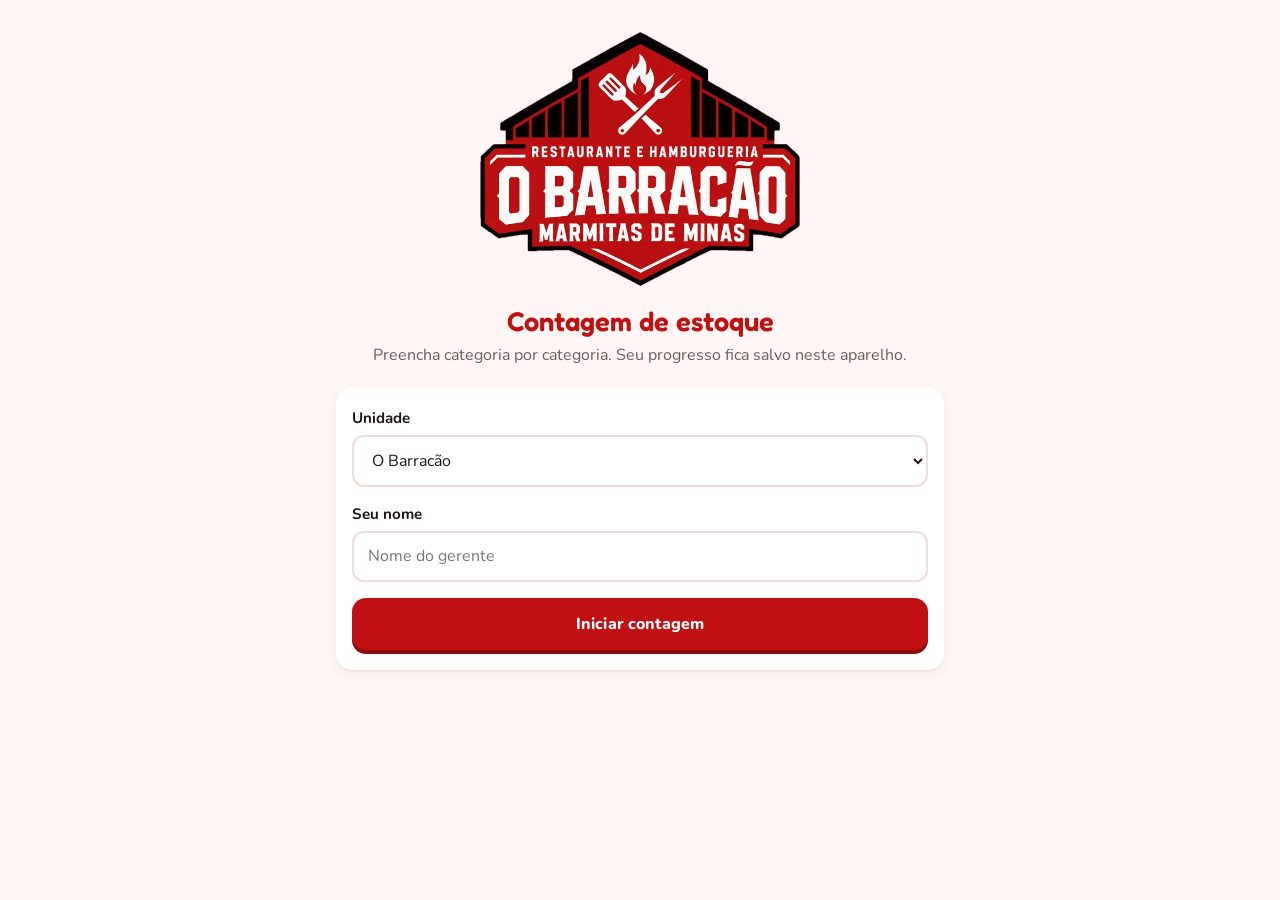
<file: index.html>
<!doctype html>
<html lang="pt-BR">
<head>
  <meta charset="utf-8">
  <meta name="viewport" content="width=device-width, initial-scale=1, viewport-fit=cover">
  <meta name="theme-color" content="#C01012">
  <meta name="robots" content="noindex, nofollow">
  <title>Contagem de Estoque · O Barracão</title>
  <link rel="icon" type="image/png" href="img/icon-192.png">
  <link rel="apple-touch-icon" href="img/icon-180.png">
  <link rel="manifest" href="manifest.webmanifest">
  <link rel="preconnect" href="https://fonts.googleapis.com">
  <link rel="preconnect" href="https://fonts.gstatic.com" crossorigin>
  <link href="https://fonts.googleapis.com/css2?family=Fredoka:wght@500;600;700&family=Nunito:wght@400;600;700;800&display=swap" rel="stylesheet">
  <link rel="stylesheet" href="css/estilo.css?v=8">
</head>
<body>
  <main id="app" class="app" aria-live="polite"></main>
  <noscript>Ative o JavaScript para usar a contagem de estoque.</noscript>
  <script src="js/config.js?v=8"></script>
  <script src="js/produtos.js?v=8"></script>
  <script src="js/pdf.js?v=8"></script>
  <script src="js/app.js?v=8"></script>
</body>
</html>
</file>
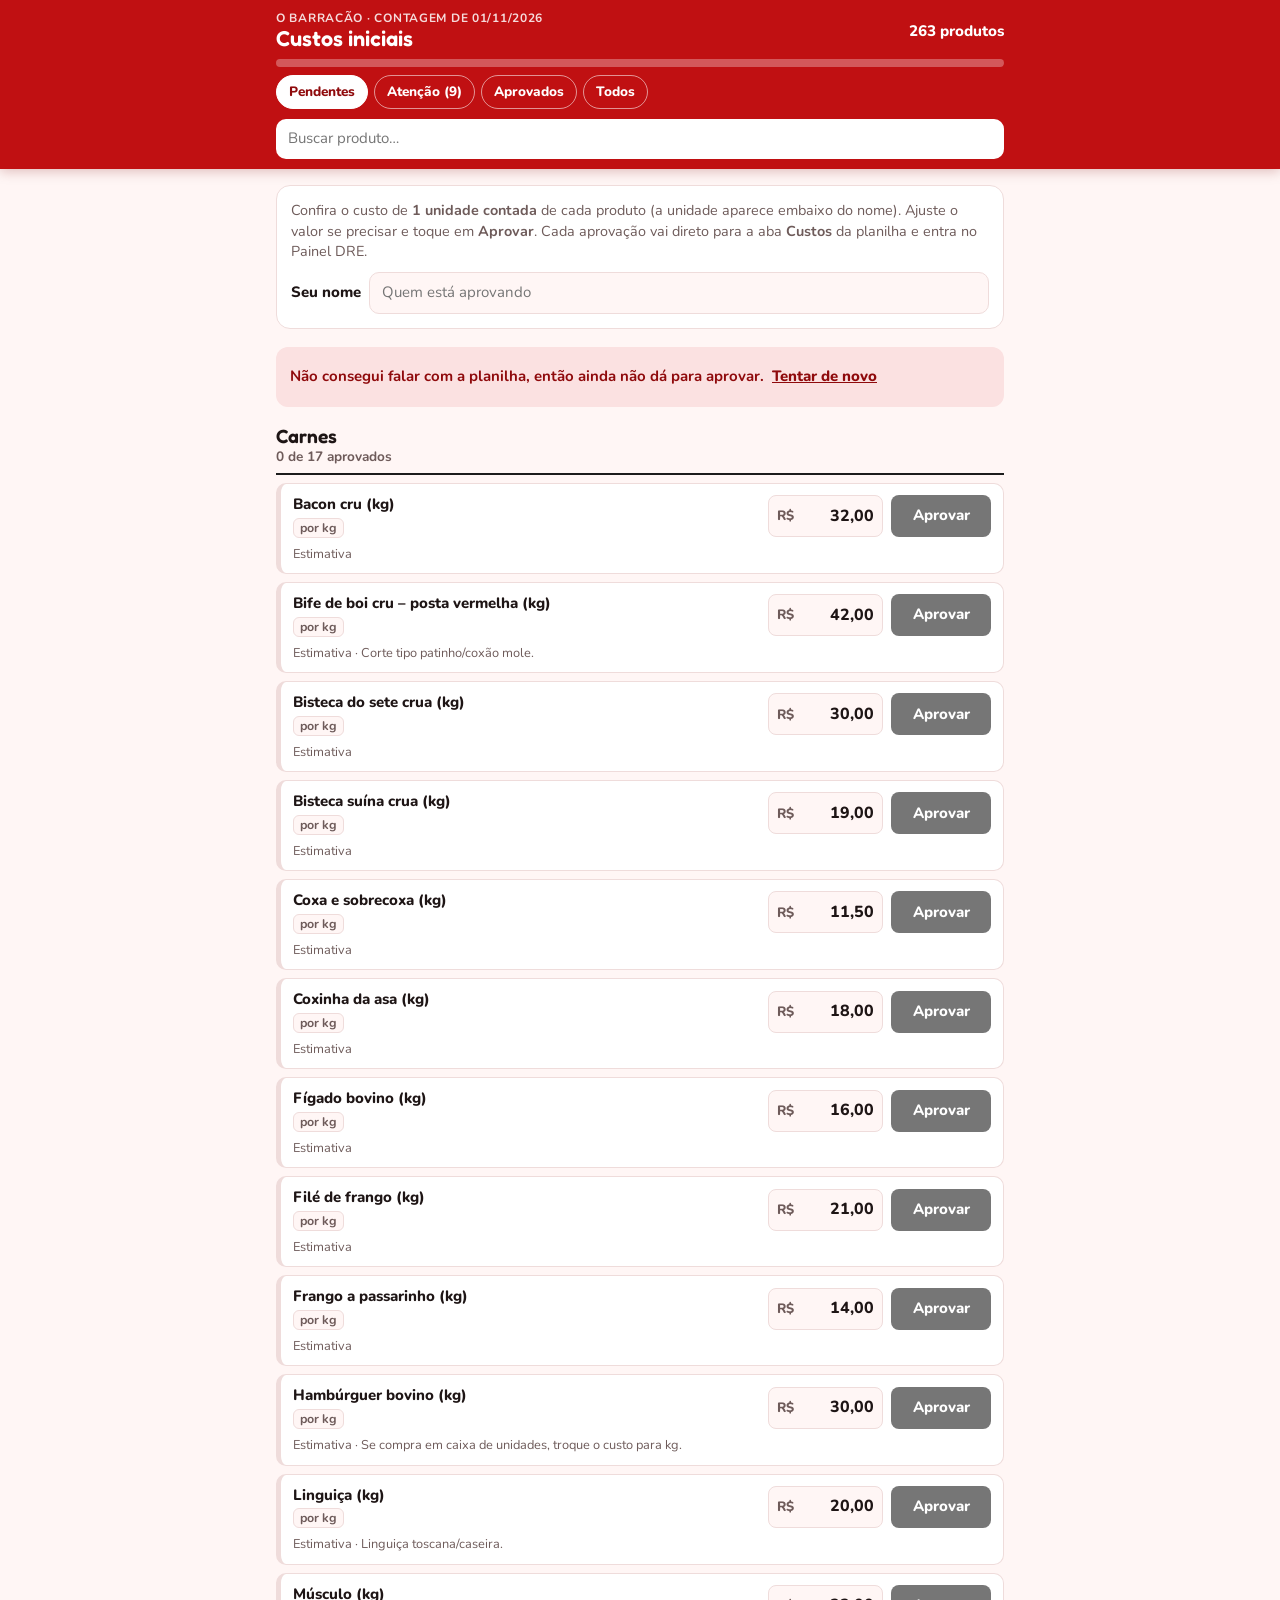
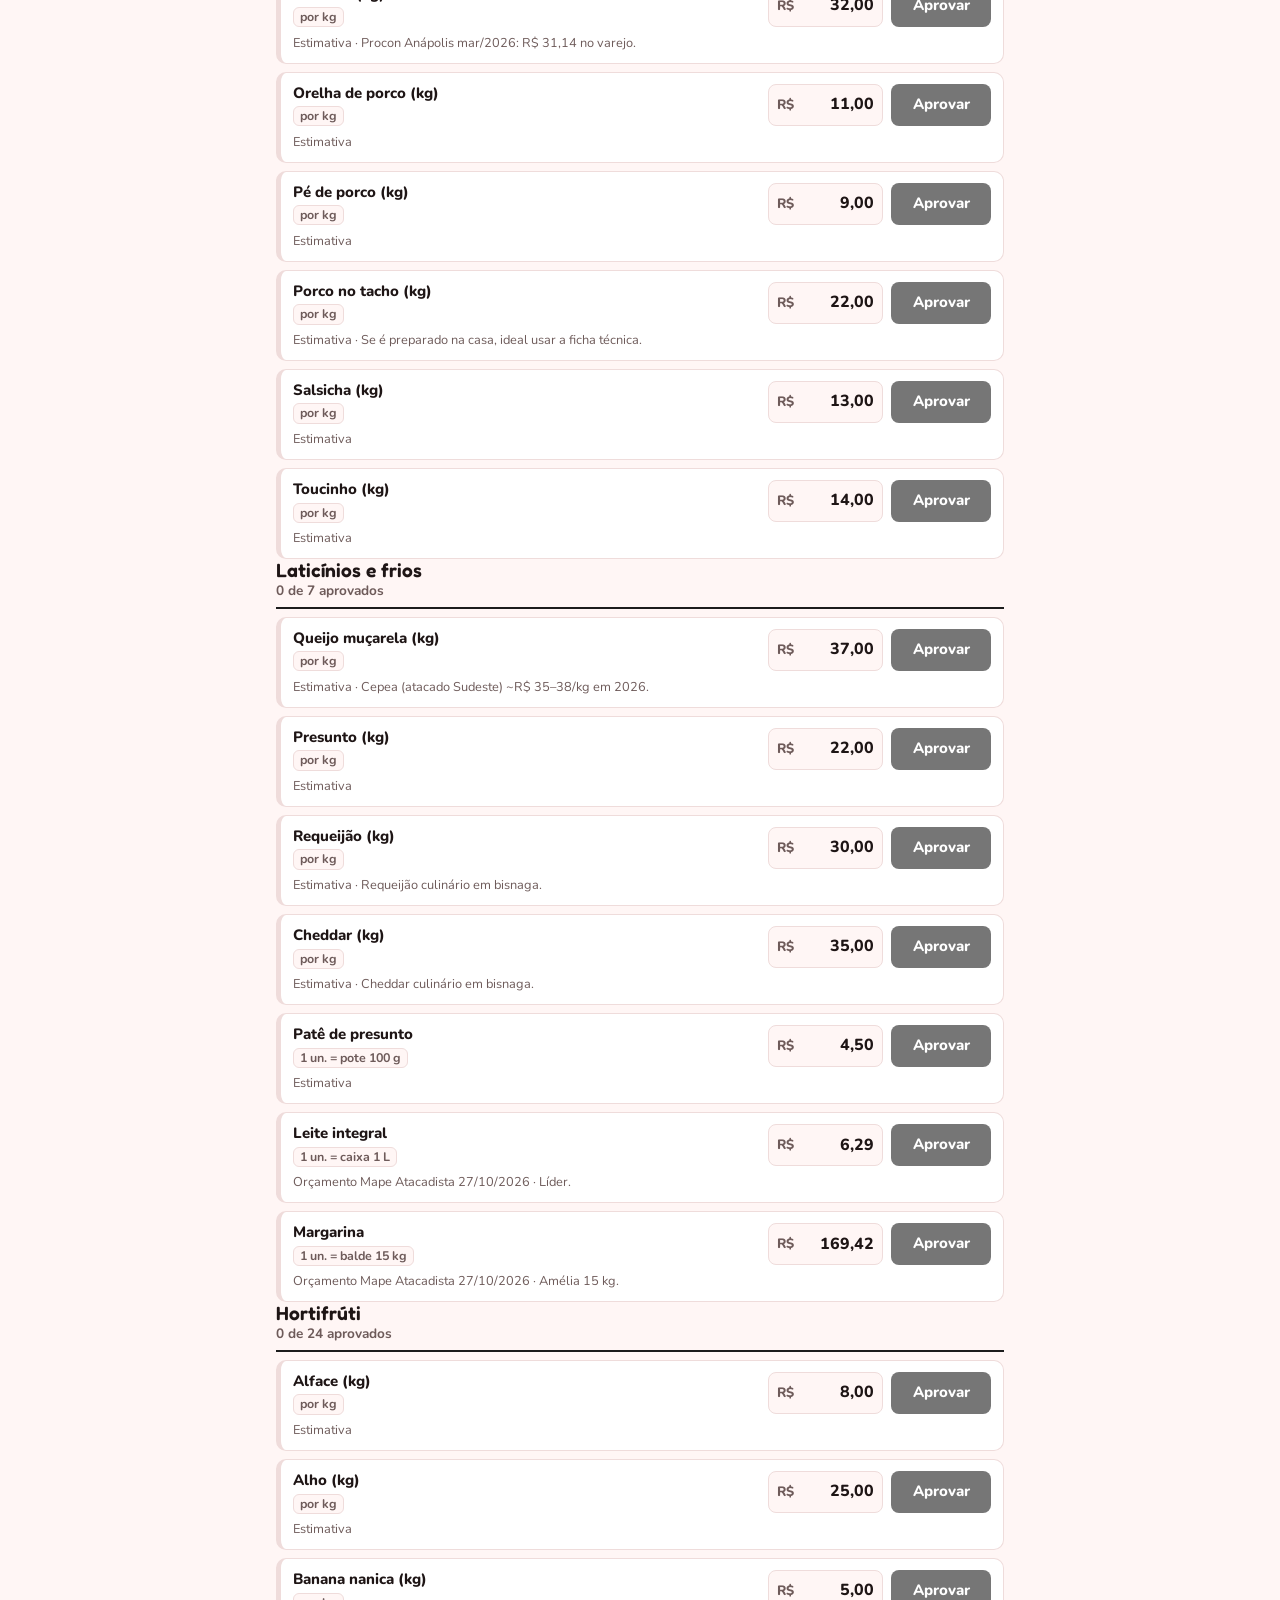
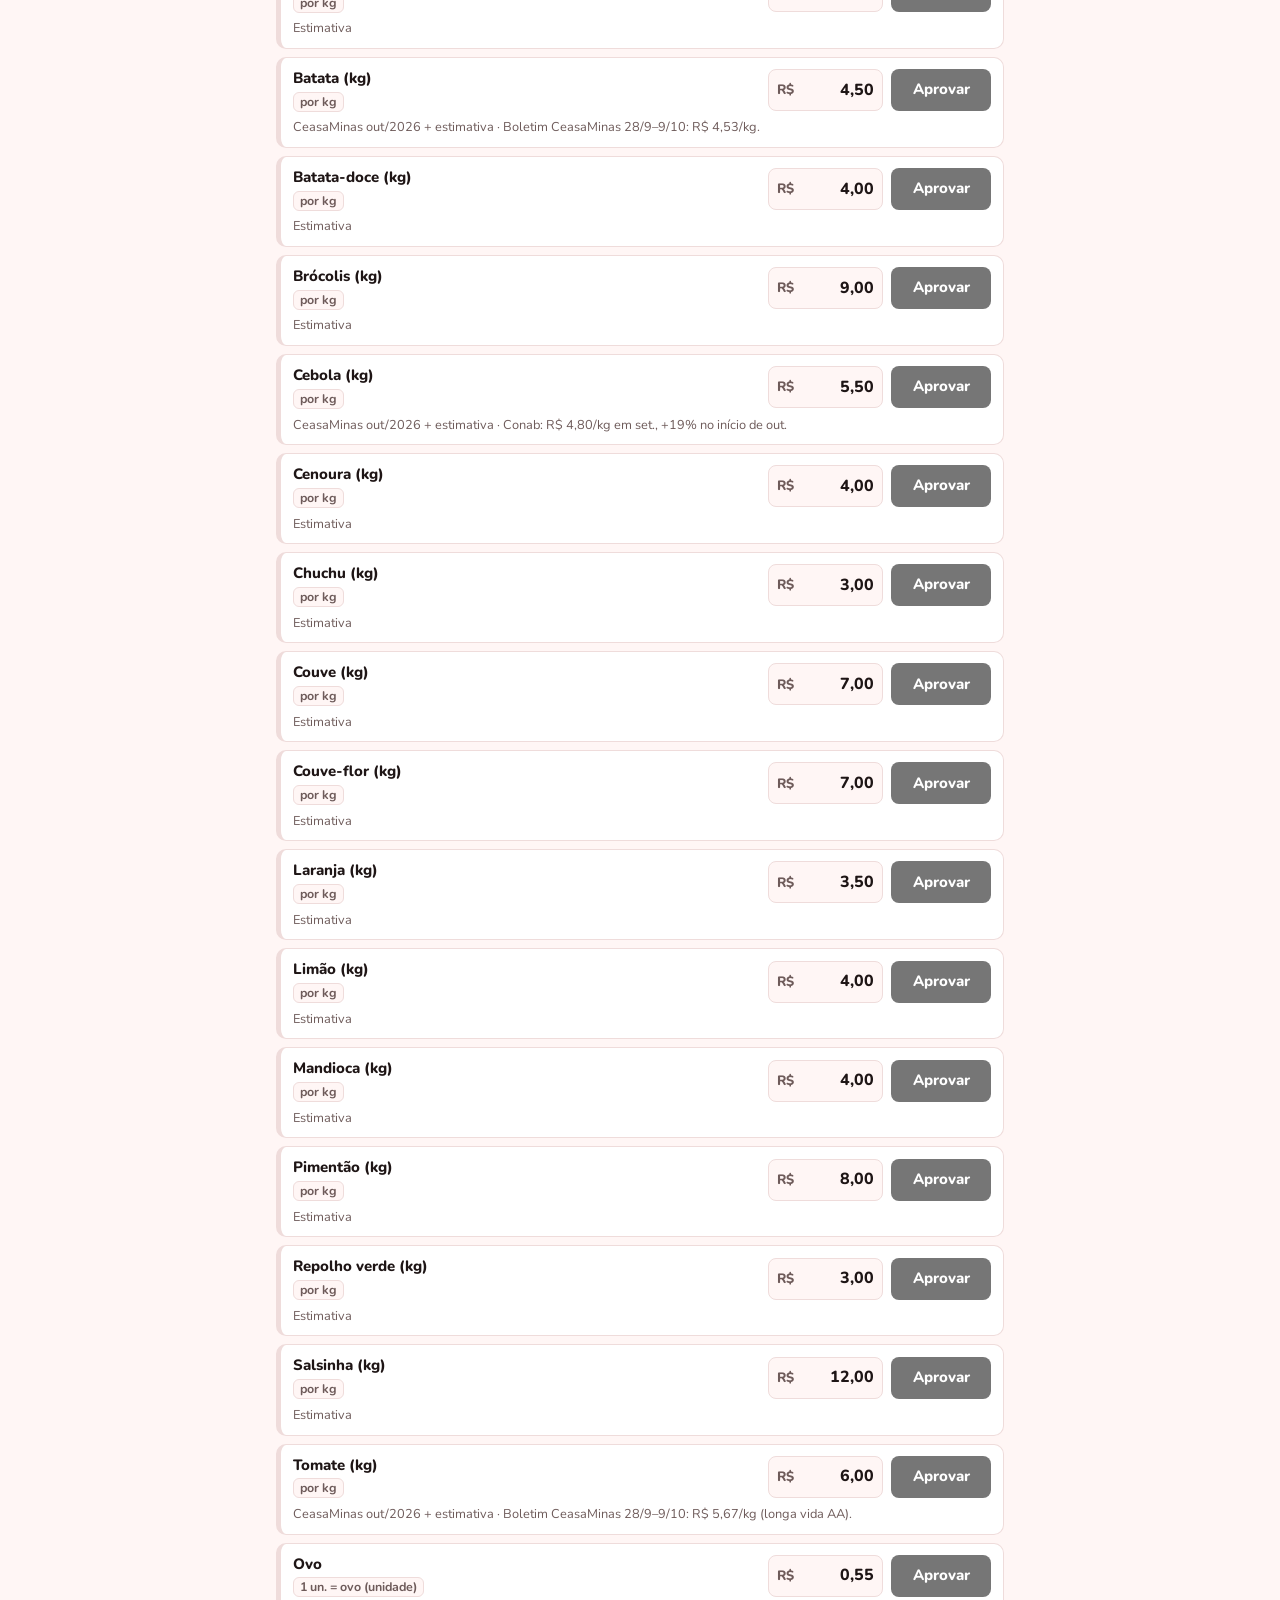
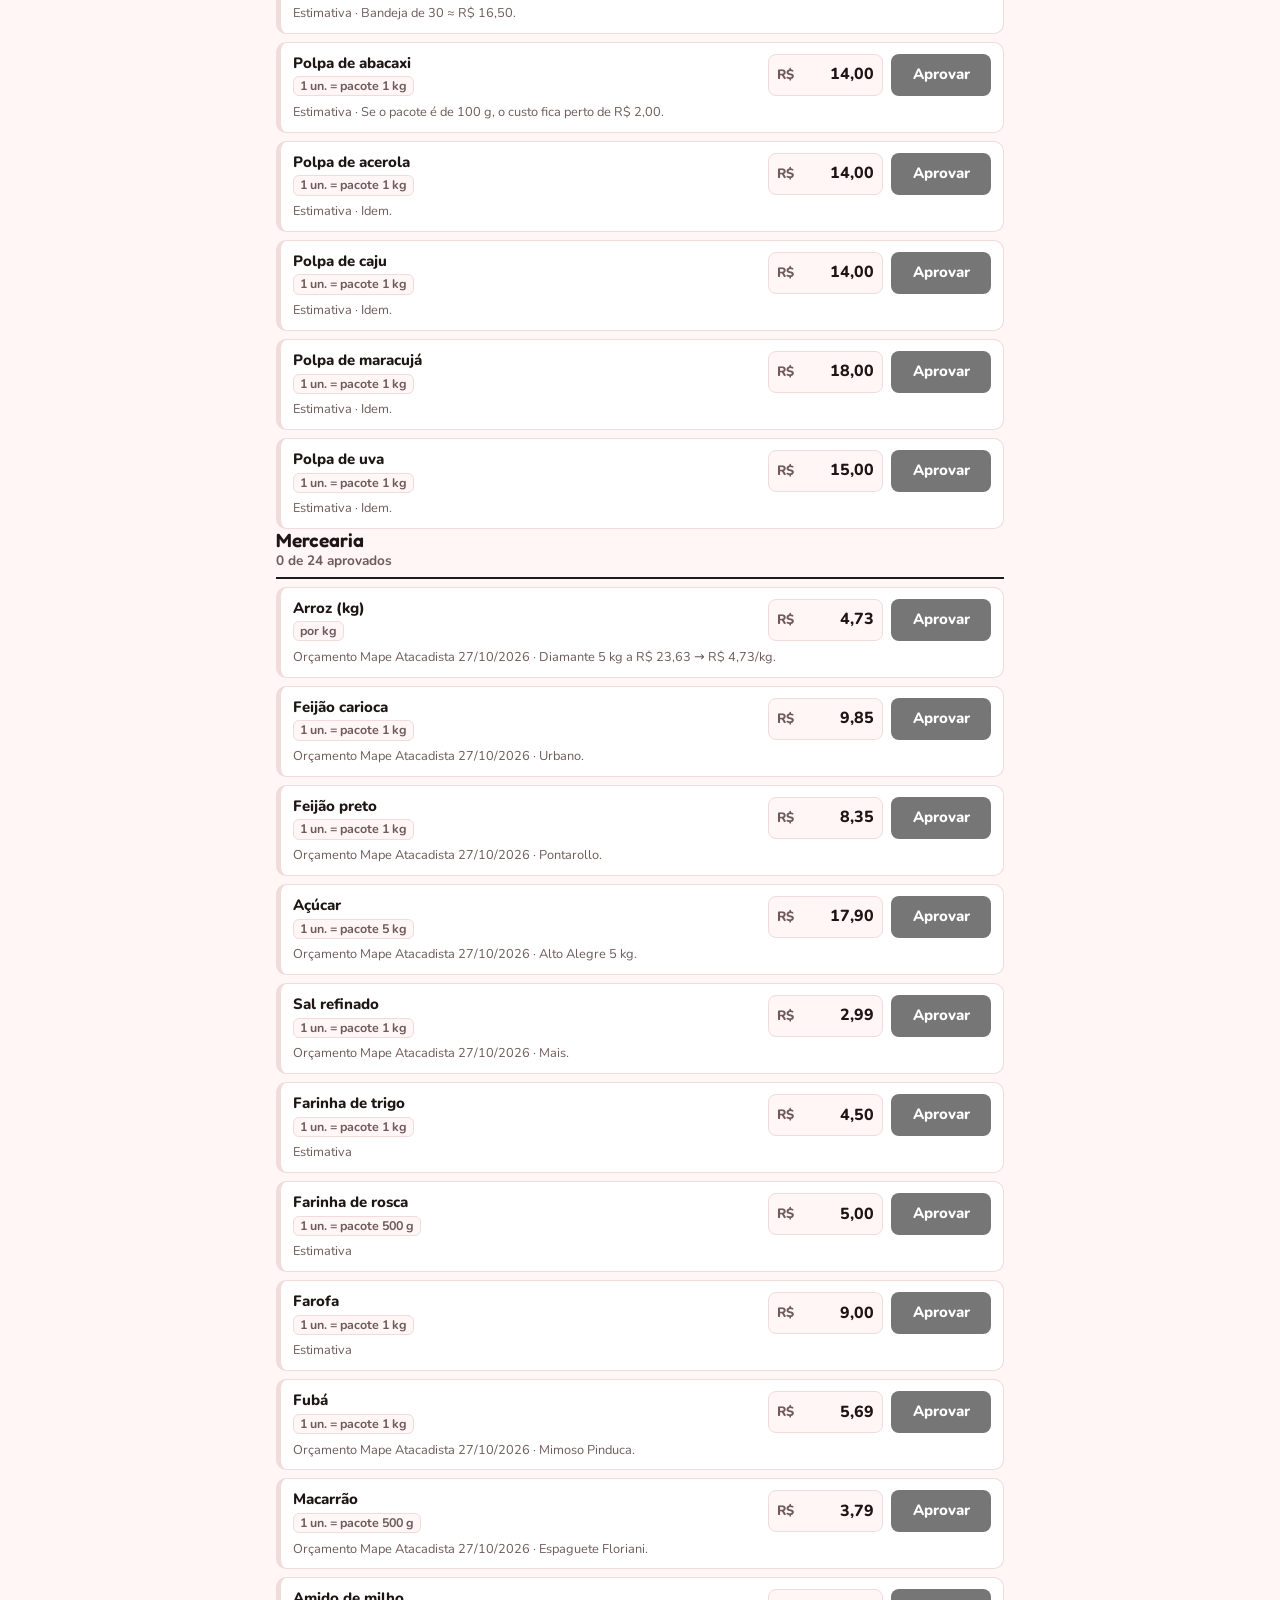
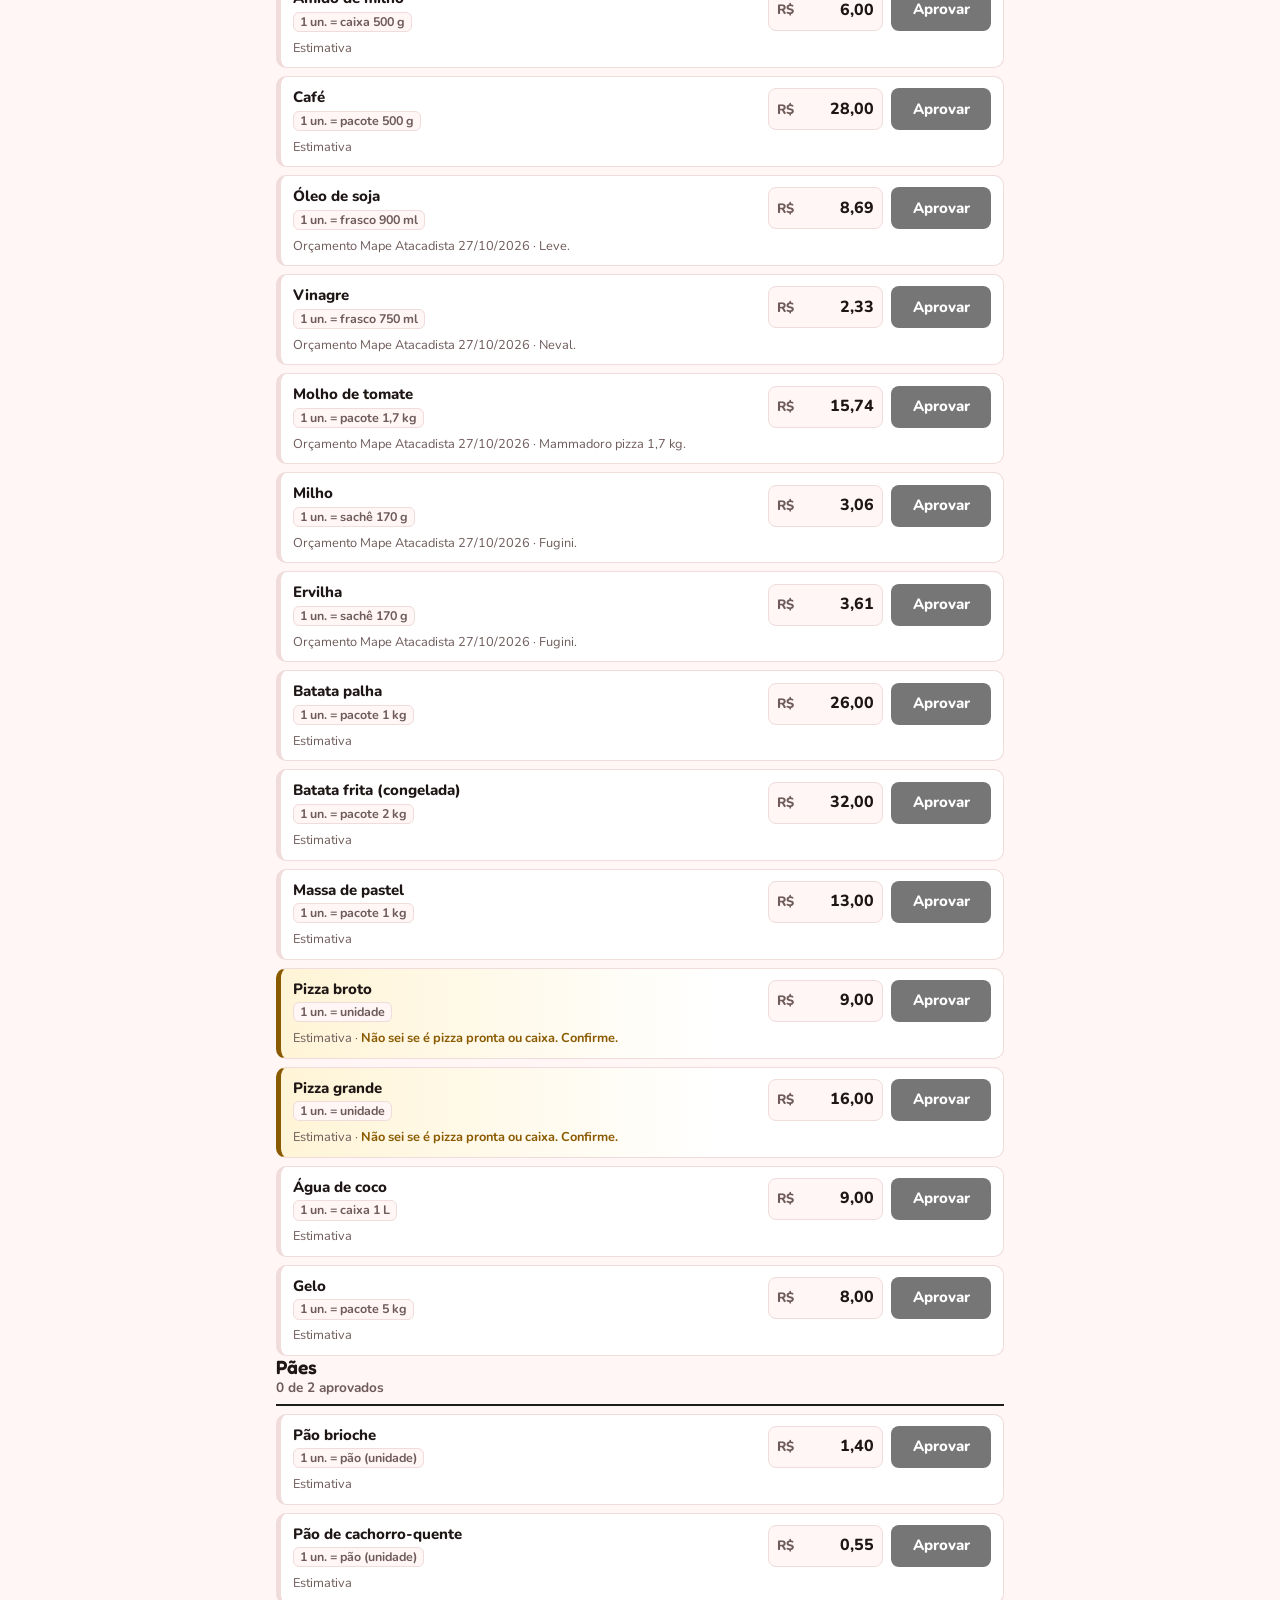
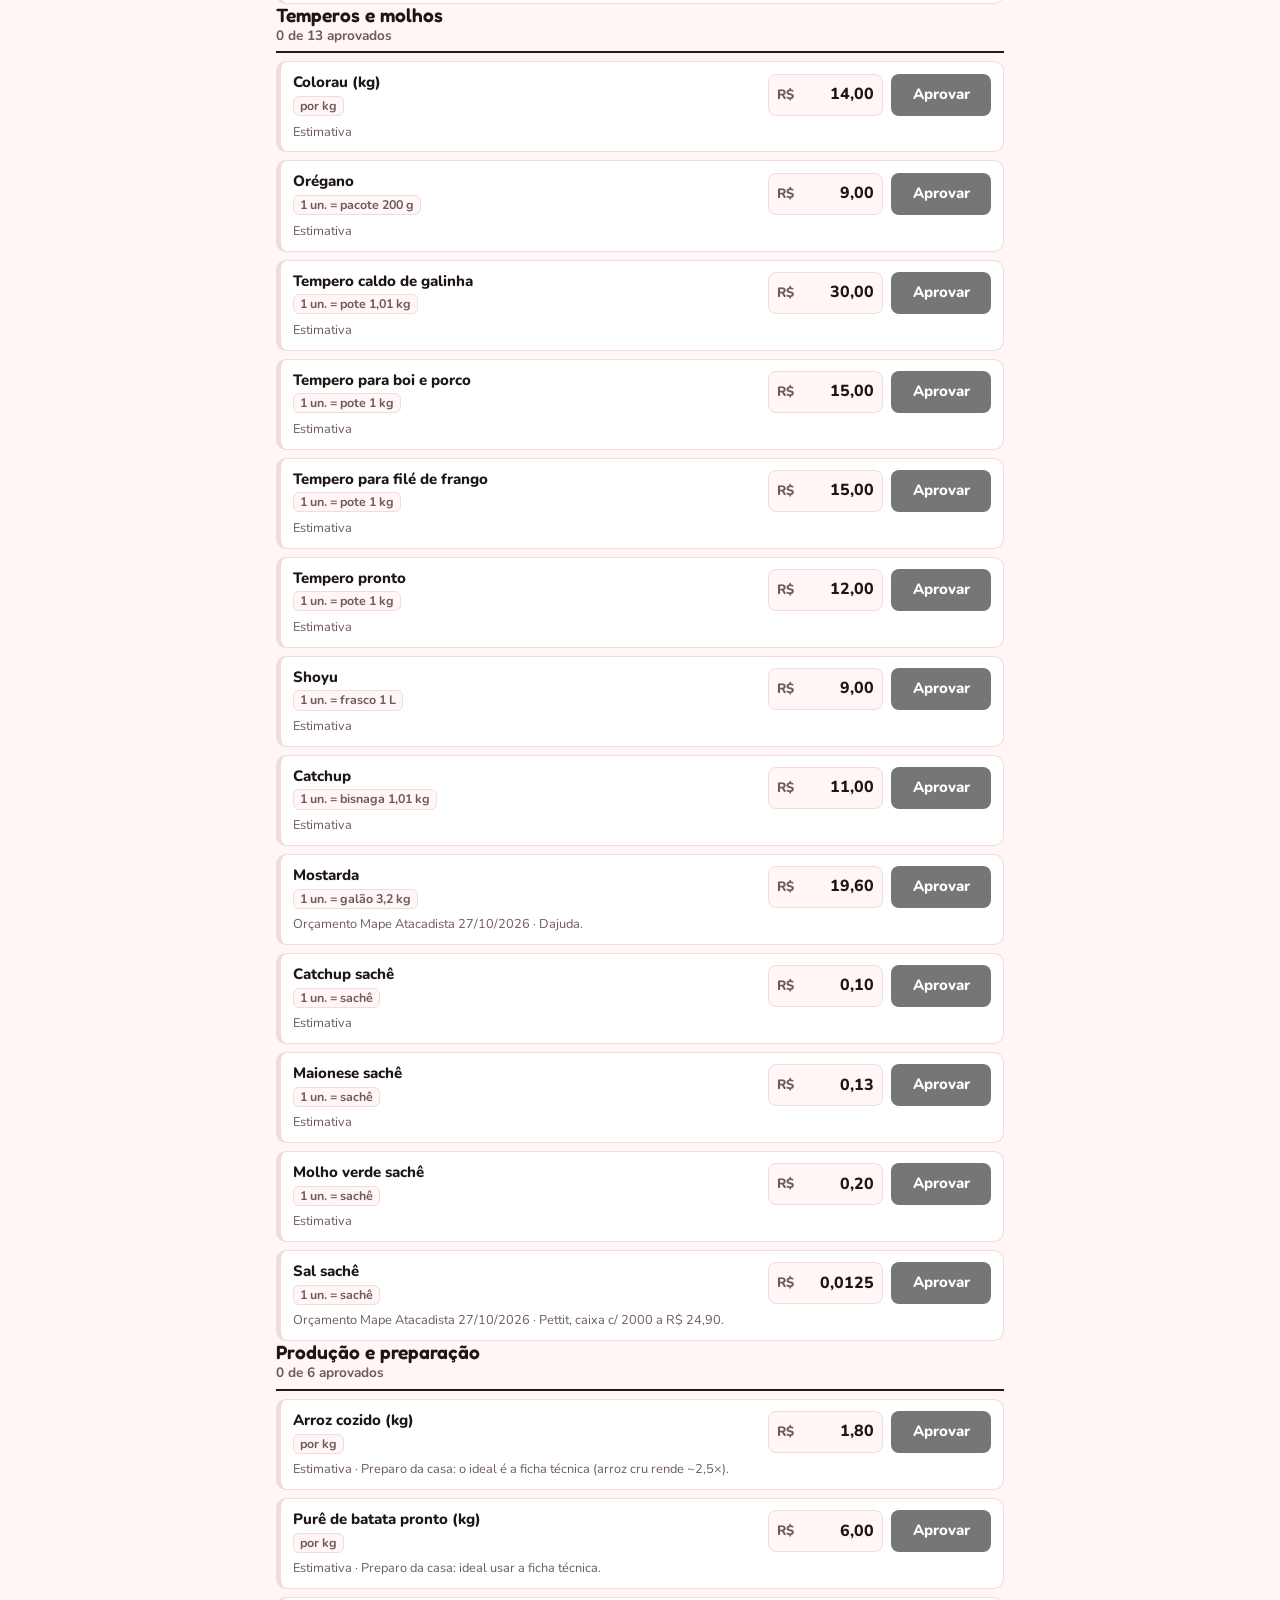
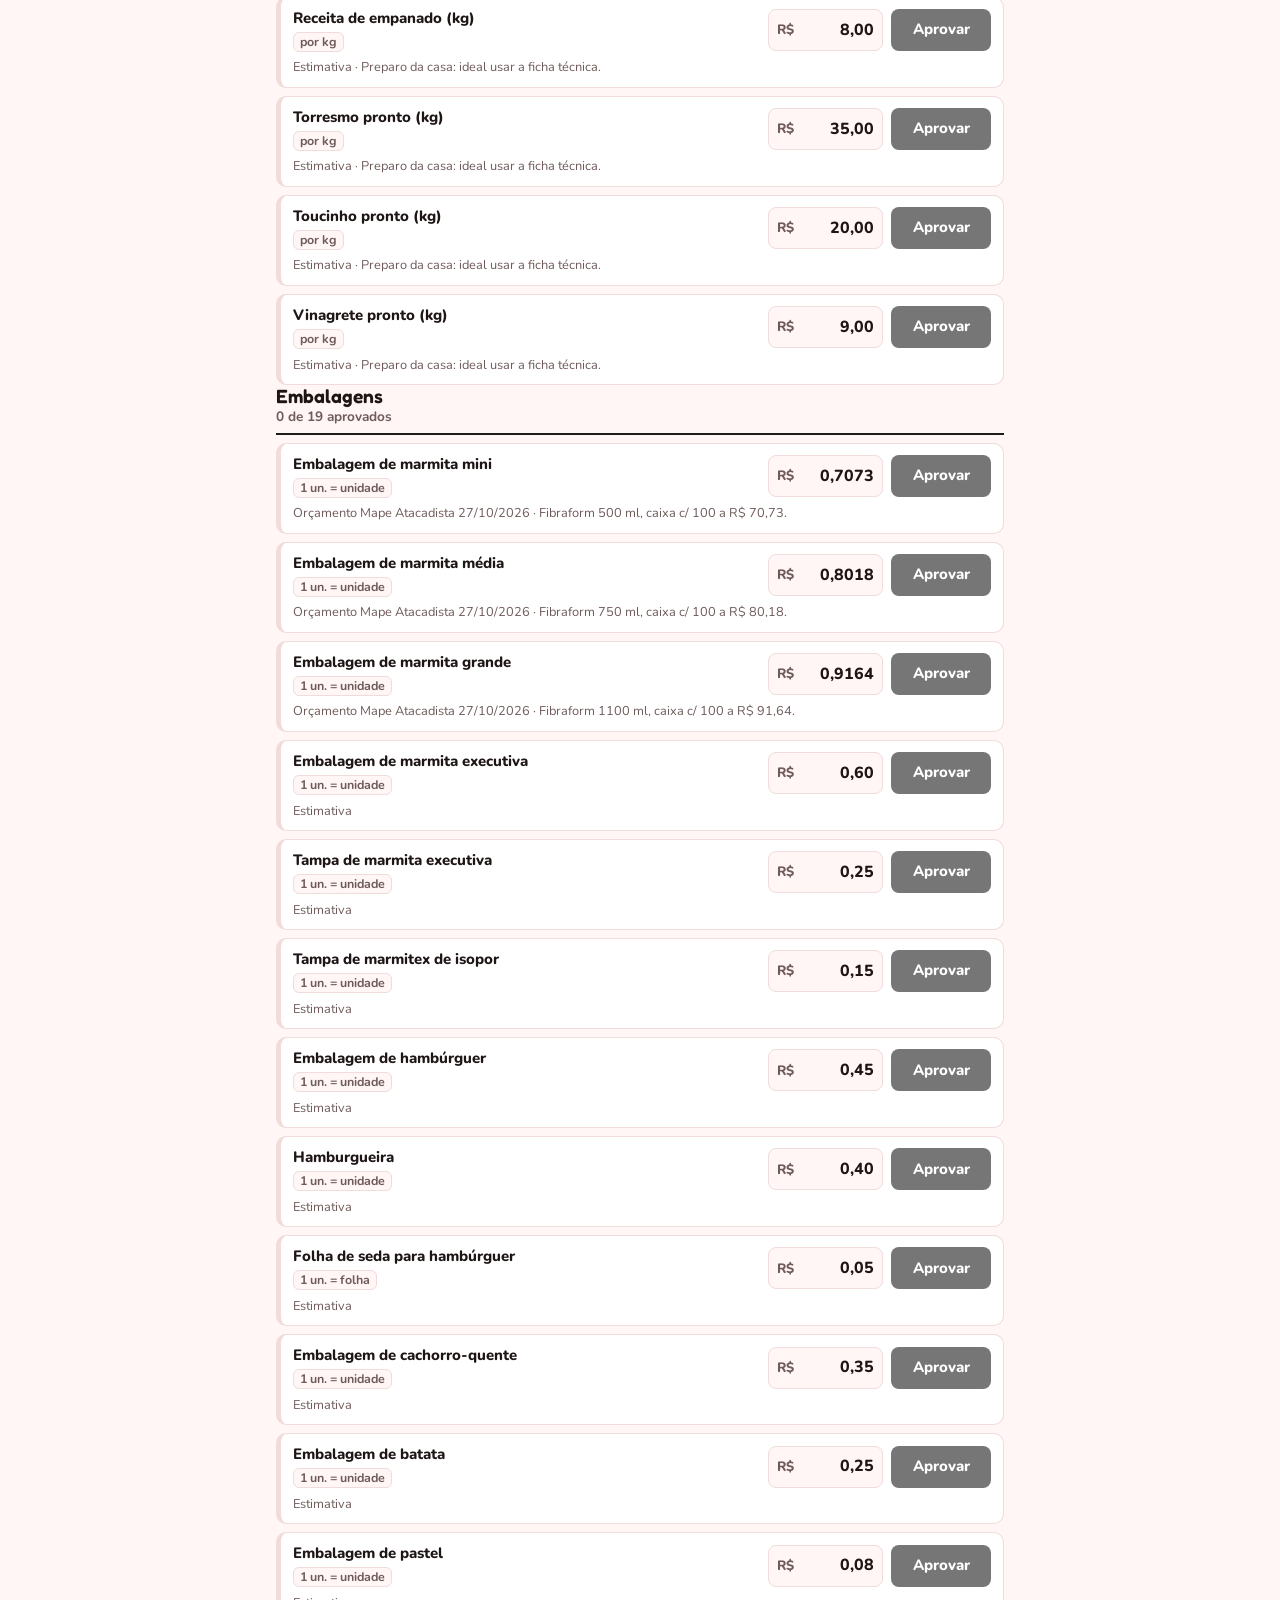
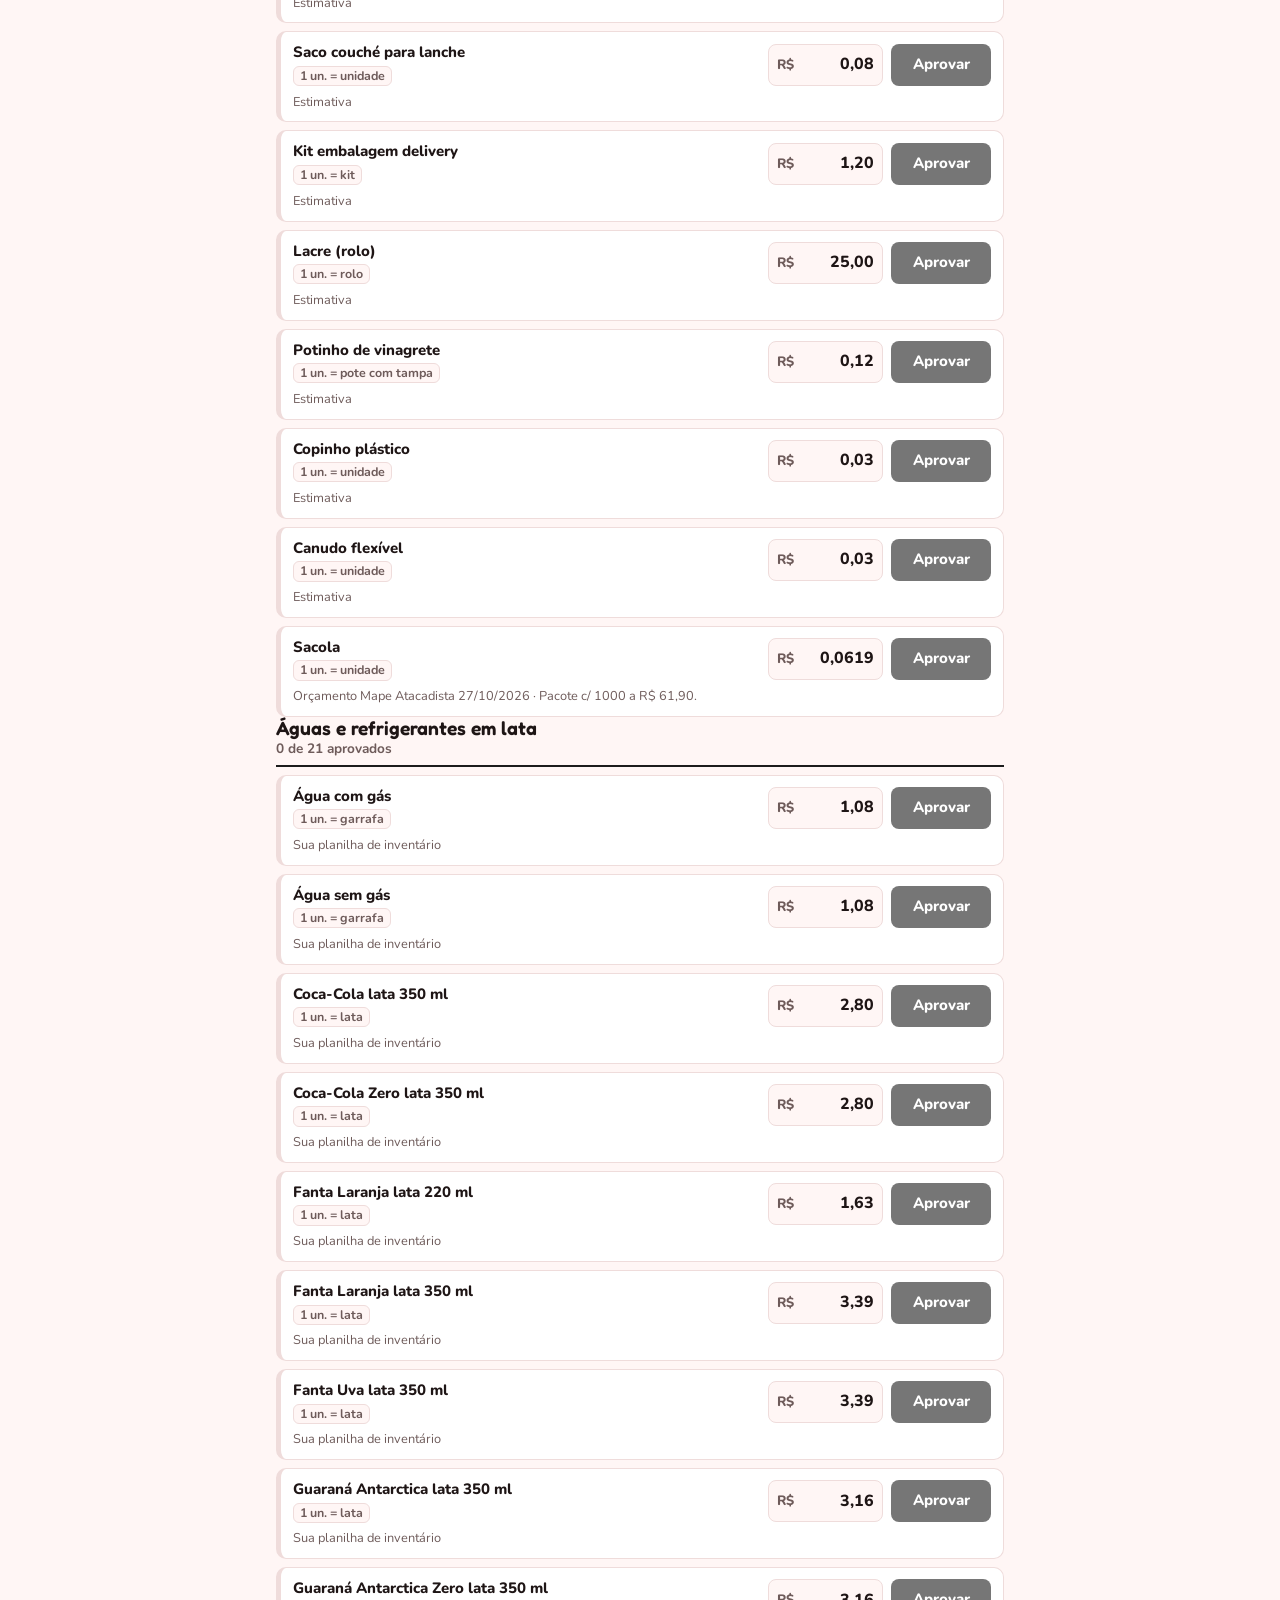
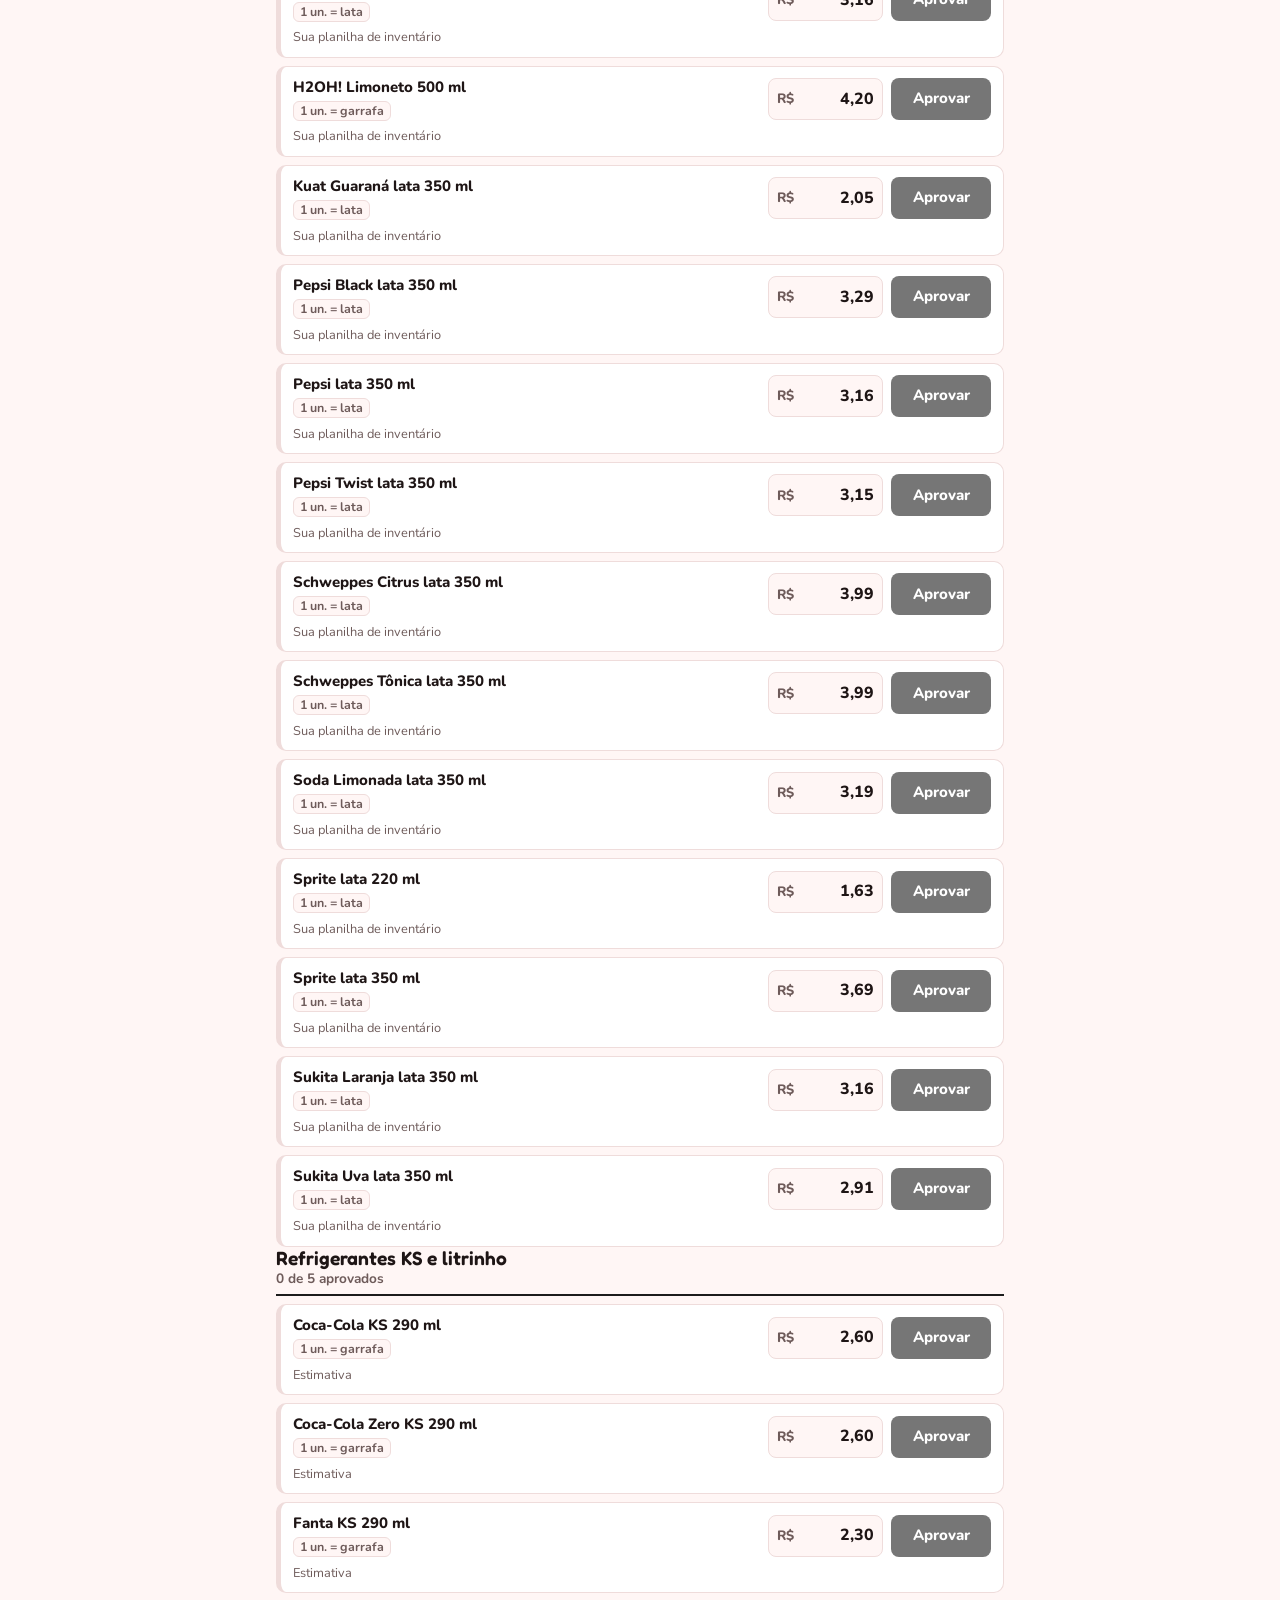
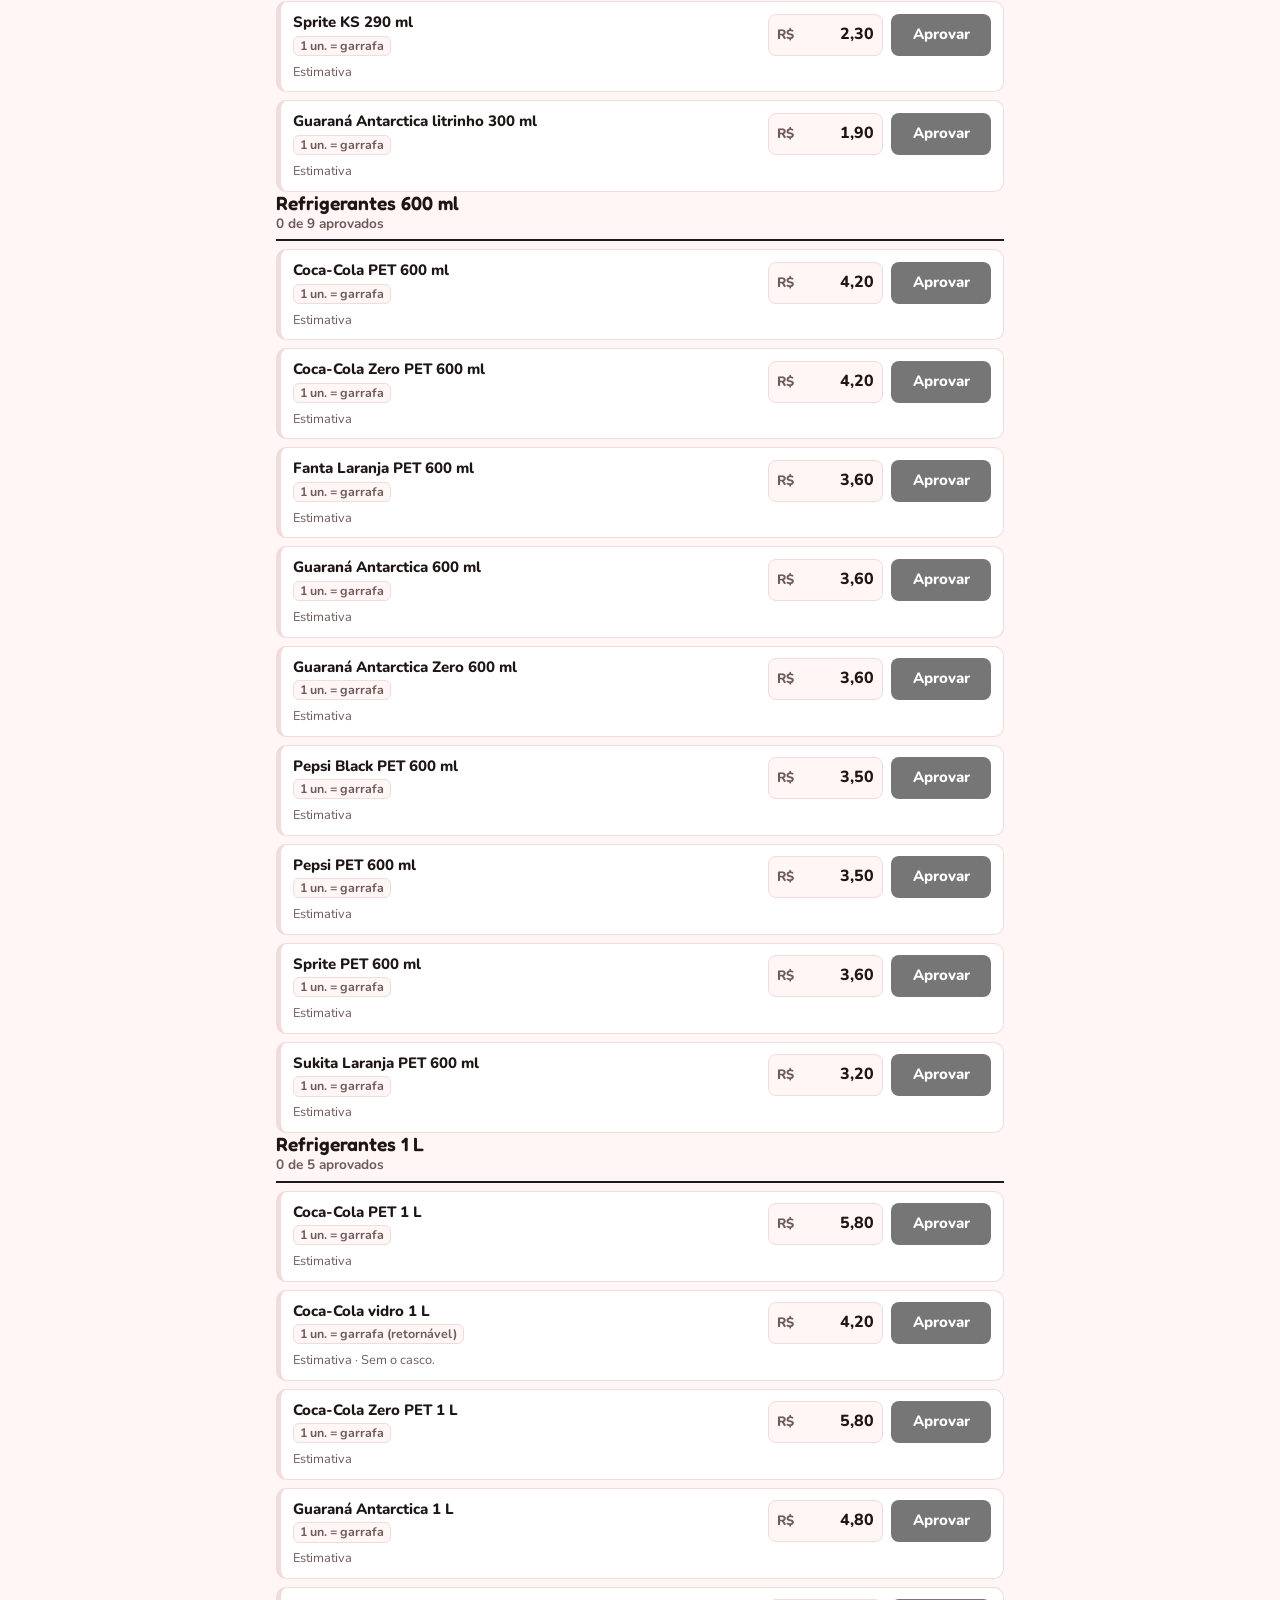
<file: aprovar-custos.html>
<!doctype html>
<html lang="pt-BR">
<head>
  <meta charset="utf-8">
  <meta name="viewport" content="width=device-width, initial-scale=1, viewport-fit=cover">
  <meta name="theme-color" content="#C01012">
  <meta name="robots" content="noindex, nofollow">
  <title>Custos iniciais · O Barracão</title>
  <link rel="icon" type="image/png" href="img/icon-192.png">
  <link rel="apple-touch-icon" href="img/icon-180.png">
  <link rel="preconnect" href="https://fonts.googleapis.com">
  <link rel="preconnect" href="https://fonts.gstatic.com" crossorigin>
  <link href="https://fonts.googleapis.com/css2?family=Fredoka:wght@500;600;700&family=Nunito:wght@400;600;700;800&display=swap" rel="stylesheet">
  <style>
    :root {
      --marca: #C01012; --marca-escura: #8F0A0C; --marca-clara: #FBE1E1; --tinta: #1C1C1C;
      --fundo: #FFF6F5; --cartao: #FFFFFF; --texto: #1E1515; --suave: #6E5B5A; --borda: #EFDCDB;
      --ok: #1F8A4C; --ok-claro: #E2F4E9; --atencao: #8A5A00; --atencao-claro: #FFF4D6; --erro: #B54708;
      color-scheme: light;
    }
    * { box-sizing: border-box; }
    html { -webkit-text-size-adjust: 100%; }
    body { margin: 0; background: var(--fundo); color: var(--texto); font: 15px/1.45 'Nunito', system-ui, -apple-system, 'Segoe UI', sans-serif; -webkit-tap-highlight-color: transparent; }
    h1, h2 { font-family: 'Fredoka', 'Nunito', sans-serif; font-weight: 600; margin: 0; line-height: 1.15; }
    button, input { font: inherit; color: inherit; }
    button { cursor: pointer; }
    button:disabled { cursor: default; opacity: .6; }
    :focus-visible { outline: 3px solid var(--marca); outline-offset: 2px; }
    .num { font-variant-numeric: tabular-nums; }
    .envolve { max-width: 760px; margin: 0 auto; padding-left: max(16px, env(safe-area-inset-left, 0px)); padding-right: max(16px, env(safe-area-inset-right, 0px)); }

    header.topo { position: sticky; top: 0; z-index: 5; background: var(--marca); color: #fff; box-shadow: 0 2px 12px rgba(120, 0, 0, .25); padding-top: env(safe-area-inset-top, 0px); }
    .topo .envolve { padding-block: 12px 10px; display: flex; flex-direction: column; gap: 8px; }
    .topo-linha { display: flex; align-items: center; justify-content: space-between; gap: 12px; }
    .topo h1 { font-size: 1.35rem; }
    .topo h1 small { display: block; font-family: 'Nunito', sans-serif; font-weight: 700; font-size: .75rem; letter-spacing: .06em; text-transform: uppercase; opacity: .85; }
    .contagem { font-weight: 800; font-size: .95rem; text-align: right; }
    .barra { height: 8px; border-radius: 99px; background: rgba(255, 255, 255, .3); overflow: hidden; }
    .barra span { display: block; height: 100%; width: 0; background: #fff; border-radius: 99px; transition: width .3s; }
    .filtros { display: flex; gap: 6px; overflow-x: auto; padding-bottom: 2px; scrollbar-width: none; }
    .filtros button { flex: none; border: 1.5px solid rgba(255, 255, 255, .55); background: transparent; color: #fff; border-radius: 99px; padding: 5px 12px; font-size: .85rem; font-weight: 800; min-height: 34px; }
    .filtros button[aria-pressed="true"] { background: #fff; color: var(--marca-escura); border-color: #fff; }
    .busca { width: 100%; border: 0; border-radius: 10px; padding: 9px 12px; background: #fff; color: var(--texto); min-height: 40px; }

    main .envolve { padding-block: 16px calc(48px + env(safe-area-inset-bottom, 0px)); display: flex; flex-direction: column; gap: 18px; }
    .cartao { background: var(--cartao); border: 1px solid var(--borda); border-radius: 14px; padding: 14px; display: flex; flex-direction: column; gap: 10px; }
    .cartao p { margin: 0; }
    .dica { color: var(--suave); font-size: .9rem; }
    .quem { display: flex; gap: 8px; flex-wrap: wrap; align-items: center; }
    .quem label { font-weight: 800; }
    .quem input { flex: 1 1 180px; min-width: 0; border: 1.5px solid var(--borda); border-radius: 10px; padding: 9px 12px; min-height: 42px; background: var(--fundo); }
    .quem input:focus { outline: none; border-color: var(--marca); }
    .faixa { border-radius: 12px; padding: 12px 14px; font-weight: 700; }
    .faixa.erro { background: var(--marca-clara); color: var(--marca-escura); }
    .faixa.info { background: var(--cartao); border: 1px dashed var(--borda); color: var(--suave); font-weight: 600; }
    .btn-texto { border: 0; background: none; color: var(--marca-escura); text-decoration: underline; font-weight: 800; padding: 4px; min-height: 36px; }

    section.cat { display: flex; flex-direction: column; gap: 8px; }
    .cat-cab { display: flex; align-items: center; justify-content: space-between; gap: 10px; flex-wrap: wrap; border-bottom: 2px solid var(--tinta); padding-bottom: 6px; }
    .cat-cab h2 { font-size: 1.2rem; }
    .cat-cab .resumo { display: block; color: var(--suave); font-size: .85rem; font-weight: 700; }
    .btn-cat { border: 1.5px solid var(--ok); color: var(--ok); background: transparent; border-radius: 8px; padding: 4px 10px; font-weight: 800; font-size: .85rem; min-height: 36px; }

    .item { background: var(--cartao); border: 1px solid var(--borda); border-left: 5px solid var(--borda); border-radius: 10px; padding: 10px 12px; display: grid; grid-template-columns: minmax(0, 1fr) auto; gap: 6px 12px; align-items: center; }
    .item.atencao { border-left-color: var(--atencao); background: linear-gradient(90deg, var(--atencao-claro), var(--cartao) 60%); }
    .item.aprovado { border-left-color: var(--ok); }
    .item .nome { font-weight: 800; min-width: 0; }
    .item .un { display: inline-block; margin-top: 2px; font-size: .78rem; font-weight: 700; color: var(--suave); background: var(--fundo); border: 1px solid var(--borda); border-radius: 6px; padding: 0 6px; }
    .item .meta { grid-column: 1 / -1; font-size: .8rem; color: var(--suave); min-width: 0; }
    .item .meta b { color: var(--atencao); }
    .item .meta .feito { color: var(--ok); font-weight: 800; }
    .acoes { display: flex; align-items: center; gap: 8px; justify-self: end; }
    .preco { display: flex; align-items: center; border: 1.5px solid var(--borda); border-radius: 8px; background: var(--fundo); padding: 0 8px; min-height: 42px; }
    .preco span { color: var(--suave); font-size: .85rem; font-weight: 800; }
    .preco input { width: 80px; border: 0; background: transparent; text-align: right; font-weight: 800; font-size: 1rem; padding: 6px 0 6px 4px; }
    .preco input:focus { outline: none; }
    .preco:focus-within { border-color: var(--marca); }
    .btn-ok { border: 0; border-radius: 8px; background: var(--tinta); color: #fff; font-weight: 800; padding: 0 12px; min-height: 42px; min-width: 100px; }
    .item.aprovado .btn-ok { background: var(--ok-claro); color: var(--ok); }
    .item.aprovado.mudou .btn-ok { background: var(--tinta); color: #fff; }

    .aviso { position: fixed; left: 50%; transform: translateX(-50%); bottom: calc(16px + env(safe-area-inset-bottom, 0px)); background: var(--tinta); color: #fff; padding: 10px 16px; border-radius: 10px; font-weight: 700; font-size: .9rem; max-width: calc(100% - 32px); z-index: 20; }
    .aviso.erro { background: var(--marca); }
    .carregando { display: inline-block; width: 14px; height: 14px; border: 2px solid currentColor; border-right-color: transparent; border-radius: 50%; animation: gira .7s linear infinite; vertical-align: -2px; }
    @keyframes gira { to { transform: rotate(360deg); } }

    @media (max-width: 430px) {
      .item { grid-template-columns: minmax(0, 1fr); }
      .acoes { justify-self: stretch; }
      .preco { flex: 1; }
      .preco input { width: 100%; }
    }
    @media (prefers-reduced-motion: reduce) { .barra span { transition: none; } .carregando { animation: none; } }
  </style>
</head>
<body>
  <header class="topo">
    <div class="envolve">
      <div class="topo-linha">
        <h1><small>O Barracão · contagem de 01/11/2026</small>Custos iniciais</h1>
        <span class="contagem num" id="contagem">263 produtos</span>
      </div>
      <div class="barra" aria-hidden="true"><span id="barra"></span></div>
      <div class="filtros" role="group" aria-label="Mostrar">
        <button type="button" data-filtro="pendentes" aria-pressed="true">Pendentes</button>
        <button type="button" data-filtro="atencao" id="f-atencao" aria-pressed="false">Atenção</button>
        <button type="button" data-filtro="aprovados" aria-pressed="false">Aprovados</button>
        <button type="button" data-filtro="todos" aria-pressed="false">Todos</button>
      </div>
      <input class="busca" id="busca" type="search" placeholder="Buscar produto…" aria-label="Buscar produto">
    </div>
  </header>

  <main>
    <div class="envolve">
      <div class="cartao">
        <p class="dica">Confira o custo de <strong>1 unidade contada</strong> de cada produto (a unidade aparece embaixo do nome). Ajuste o valor se precisar e toque em <strong>Aprovar</strong>. Cada aprovação vai direto para a aba <strong>Custos</strong> da planilha e entra no Painel DRE.</p>
        <div class="quem">
          <label for="responsavel">Seu nome</label>
          <input id="responsavel" type="text" autocomplete="name" placeholder="Quem está aprovando">
        </div>
      </div>
      <div id="faixa" class="faixa info"><span class="carregando"></span> Buscando o que já foi aprovado…</div>
      <div id="lista"></div>
    </div>
  </main>
  <div class="aviso" id="aviso" role="status" hidden></div>

  <script src="js/config.js?v=7"></script>
  <script src="js/custos-sugeridos.js?v=7"></script>
  <script src="js/aprovar-custos.js?v=7"></script>
</body>
</html>
</file>
<file: css/estilo.css>
:root {
  --laranja: #C01012;
  --laranja-escuro: #8F0A0C;
  --laranja-claro: #FBE1E1;
  --azul: #1C1C1C;
  --azul-claro: #ECECEC;
  --fundo: #FFF6F5;
  --cartao: #FFFFFF;
  --texto: #1E1515;
  --texto-suave: #6E5B5A;
  --borda: #EFDCDB;
  --verde: #1F8A4C;
  --verde-claro: #E2F4E9;
  --erro: #B54708;
  --raio: 16px;
  --sombra: 0 1px 2px rgba(60, 0, 0, .06), 0 4px 16px rgba(60, 0, 0, .06);
  color-scheme: light;
}

* { box-sizing: border-box; }
html { -webkit-text-size-adjust: 100%; }
body {
  margin: 0;
  background: var(--fundo);
  color: var(--texto);
  font: 16px/1.45 'Nunito', system-ui, -apple-system, 'Segoe UI', sans-serif;
  -webkit-tap-highlight-color: transparent;
}
h1, h2, h3, .marca { font-family: 'Fredoka', 'Nunito', sans-serif; font-weight: 600; line-height: 1.15; margin: 0; }
button, input, select, textarea { font: inherit; color: inherit; }
button { cursor: pointer; }
.app { max-width: 640px; margin: 0 auto; min-height: 100dvh; display: flex; flex-direction: column; }

/* ---------- Tela inicial ---------- */
.inicio { padding: 24px 16px 40px; display: flex; flex-direction: column; gap: 20px; }
.inicio .logo { width: min(320px, 80%); margin: 8px auto 0; display: block; }
.faixa-titulo { text-align: center; }
.faixa-titulo h1 { font-size: 1.7rem; color: var(--laranja); }
.faixa-titulo p { margin: 6px 0 0; color: var(--texto-suave); }

.cartao { background: var(--cartao); border-radius: var(--raio); box-shadow: var(--sombra); padding: 20px 16px; }
.campo { display: flex; flex-direction: column; gap: 6px; margin-bottom: 16px; }
.campo:last-child { margin-bottom: 0; }
.campo label { font-weight: 700; font-size: .95rem; }
.campo input, .campo select, .campo textarea {
  width: 100%; min-height: 50px; padding: 12px 14px;
  border: 2px solid var(--borda); border-radius: 12px; background: #fff;
  font-size: 16px; outline: none; transition: border-color .15s;
}
.campo textarea { min-height: 96px; resize: vertical; }
.campo input:focus, .campo select:focus, .campo textarea:focus { border-color: var(--laranja); }
.aviso { font-size: .9rem; color: var(--texto-suave); margin: 0; }
.aviso-erro { color: var(--erro); font-weight: 700; }

.btn {
  display: inline-flex; align-items: center; justify-content: center; gap: 8px;
  min-height: 52px; padding: 0 20px; border-radius: 14px; border: 0;
  font-weight: 800; font-size: 1rem; letter-spacing: .01em;
  transition: transform .08s, background-color .15s, opacity .15s;
}
.btn:active { transform: scale(.98); }
.btn[disabled] { opacity: .45; cursor: not-allowed; transform: none; }
.btn-primario { background: var(--laranja); color: #fff; box-shadow: 0 4px 0 var(--laranja-escuro); }
.btn-primario:active { box-shadow: 0 2px 0 var(--laranja-escuro); }
.btn-secundario { background: var(--azul-claro); color: var(--azul); }
.btn-azul { background: var(--azul); color: #fff; box-shadow: 0 4px 0 #000000; }
.btn-texto { background: none; color: var(--azul); min-height: 44px; padding: 0 8px; text-decoration: underline; }
.btn-bloco { width: 100%; }
.pilha { display: flex; flex-direction: column; gap: 12px; }

/* ---------- Topo da contagem ---------- */
.topo {
  position: sticky; top: 0; z-index: 10;
  background: var(--laranja); color: #fff;
  padding: calc(10px + env(safe-area-inset-top)) 16px 12px;
  box-shadow: 0 2px 12px rgba(150, 40, 0, .25);
}
.topo-linha { display: flex; align-items: center; justify-content: space-between; gap: 12px; }
.topo .marca { font-size: 1.1rem; display: flex; align-items: center; gap: 8px; min-width: 0; }
.topo .marca span { white-space: nowrap; flex-shrink: 0; }
.topo .marca .loja { flex-shrink: 1; min-width: 0; overflow: hidden; text-overflow: ellipsis; }
.topo .marca .tag-azul { background: var(--azul); padding: 1px 8px; border-radius: 6px; }
.topo .porcentagem { font-family: 'Fredoka', sans-serif; font-size: 1.5rem; font-weight: 700; }
.barra { height: 10px; background: rgba(255, 255, 255, .3); border-radius: 99px; overflow: hidden; margin-top: 8px; }
.barra > div { height: 100%; background: #fff; border-radius: 99px; transition: width .3s ease; }
.topo-sub { font-size: .85rem; opacity: .92; margin-top: 6px; display: flex; justify-content: space-between; gap: 8px; }

/* Etapas (categorias) */
.etapas {
  display: flex; gap: 8px; overflow-x: auto; padding: 12px 16px;
  scrollbar-width: none; scroll-snap-type: x proximity;
  background: var(--fundo); border-bottom: 1px solid var(--borda);
}
.etapas::-webkit-scrollbar { display: none; }
.etapa {
  flex: 0 0 auto; scroll-snap-align: center;
  display: inline-flex; align-items: center; gap: 6px;
  min-height: 38px; padding: 0 12px; border-radius: 99px;
  border: 2px solid var(--borda); background: #fff; color: var(--texto-suave);
  font-weight: 700; font-size: .88rem; white-space: nowrap;
}
.etapa .num {
  width: 22px; height: 22px; border-radius: 50%; display: grid; place-items: center;
  background: var(--borda); color: var(--texto); font-size: .75rem;
}
.etapa.feita { border-color: var(--verde); color: var(--verde); }
.etapa.feita .num { background: var(--verde); color: #fff; }
.etapa.atual { border-color: var(--laranja); background: var(--laranja-claro); color: var(--laranja-escuro); }
.etapa.atual .num { background: var(--laranja); color: #fff; }
.etapa.bloqueada { opacity: .5; cursor: not-allowed; }
.etapa.pulada { border-style: dashed; color: var(--texto-suave); }
.etapa.pulada .num { background: #D9CFC8; color: #fff; }

/* ---------- Lista de itens ---------- */
.conteudo { flex: 1; padding: 16px 16px 120px; }
.cabecalho-categoria { display: flex; align-items: baseline; justify-content: space-between; gap: 12px; margin-bottom: 4px; }
.cabecalho-categoria h2 { font-size: 1.45rem; color: var(--azul); }
.cabecalho-categoria .contador { font-weight: 800; color: var(--texto-suave); font-size: .9rem; white-space: nowrap; }
.dica { margin: 0 0 14px; color: var(--texto-suave); font-size: .9rem; }

.itens { list-style: none; margin: 0; padding: 0; display: flex; flex-direction: column; gap: 10px; }
.item {
  background: var(--cartao); border-radius: 14px; box-shadow: var(--sombra);
  padding: 14px 12px; display: flex; flex-direction: column; gap: 10px;
  border: 2px solid transparent; transition: border-color .15s, background-color .15s;
}
.item.preenchido { border-color: #CFE9D9; background: #FBFFFC; }
.item-nome { font-weight: 800; font-size: 1rem; line-height: 1.2; display: flex; align-items: center; gap: 6px; }
.item-nome .ok { color: var(--verde); font-size: .95rem; visibility: hidden; }
.item.preenchido .item-nome .ok { visibility: visible; }

.contador-qtd { flex-shrink: 0; display: flex; align-items: center; border: 2px solid var(--borda); border-radius: 12px; overflow: hidden; background: #fff; }
.contador-qtd:focus-within { border-color: var(--laranja); }
.contador-qtd button {
  flex: 0 0 44px; width: 44px; height: 48px; padding: 0; border: 0; background: var(--laranja-claro); color: var(--laranja-escuro);
  font-size: 1.4rem; font-weight: 800; line-height: 1;
}
.contador-qtd button:active { background: #F5C4C4; }
.contador-qtd input {
  flex: 0 0 64px; width: 64px; min-width: 0; height: 48px; padding: 0; border: 0; text-align: center; font-size: 1.15rem; font-weight: 800;
  outline: none; background: transparent; -moz-appearance: textfield;
}

/* Botão de pular categoria */
.btn-pular {
  width: 100%; display: flex; align-items: center; gap: 14px; text-align: left;
  margin: 4px 0 14px; padding: 14px 16px; border-radius: 14px;
  background: var(--azul-claro); color: var(--azul); border: 2px solid var(--azul);
  box-shadow: var(--sombra);
}
.btn-pular:active { background: #D6D6D6; }
.btn-pular .icone { font-size: 1.6rem; line-height: 1; }
.btn-pular strong { display: block; font-size: 1.05rem; font-weight: 800; }
.btn-pular small { display: block; font-size: .85rem; color: var(--texto-suave); font-weight: 600; }
.aviso-pulada { text-align: center; display: flex; flex-direction: column; gap: 14px; border: 2px dashed var(--azul); }
.aviso-pulada p { margin: 0; color: var(--texto-suave); }
.aviso-pulada strong { color: var(--azul); font-size: 1.1rem; }

/* Forma de contagem */
.pergunta { margin: -4px 0 0; font-size: .85rem; font-weight: 700; color: var(--texto-suave); }
.forma { display: grid; grid-template-columns: 1fr 1.25fr 1fr; gap: 6px; }
.forma button {
  min-height: 52px; padding: 6px 4px; border-radius: 12px; line-height: 1.15;
  border: 2px solid var(--borda); background: #fff; color: var(--texto);
  font-weight: 800; font-size: .88rem;
}
.forma button[aria-checked="true"] { border-color: var(--laranja); background: var(--laranja); color: #fff; }
.forma button[data-modo="zero"][aria-checked="true"] { border-color: var(--texto-suave); background: var(--texto-suave); }
.item.modo-nenhum .forma button { border-color: #EFC2C2; }

.campos { display: none; flex-direction: column; gap: 10px; padding: 12px; border-radius: 12px; background: var(--fundo); }
.item.modo-un .campos-un, .item.modo-cx .campos-cx { display: flex; }
.campos .linha { display: flex; align-items: center; justify-content: space-between; gap: 10px; }
.campos label { font-size: .92rem; line-height: 1.25; }
.campos label small { color: var(--texto-suave); }
.campo-curto {
  flex: 0 0 88px; width: 88px; height: 48px; border: 2px solid var(--borda); border-radius: 12px; background: #fff;
  text-align: center; font-weight: 800; font-size: 1.15rem; outline: none;
}
.campo-curto:focus { border-color: var(--laranja); }
.conta { margin: 0; padding: 10px 12px; border-radius: 10px; background: #FDECEC; color: var(--laranja-escuro); font-size: .9rem; text-align: center; }
.conta.pronta { background: var(--verde-claro); color: var(--verde); }
.conta strong { font-size: 1.1rem; }
.conta small { color: var(--texto-suave); }

/* Produto que a loja não trabalha: link discreto e cartão recolhido */
.pergunta-linha { display: flex; align-items: center; justify-content: space-between; gap: 8px; margin-top: -4px; }
.pergunta-linha .pergunta { margin: 0; white-space: nowrap; }
.link-nt {
  flex-shrink: 1; text-align: right; line-height: 1.2; margin: -6px -4px -6px 0; padding: 6px 4px; border: 0; background: none;
  color: var(--texto-suave); font-size: .75rem; font-weight: 600; text-decoration: underline; opacity: .75;
}
.nt-aviso { display: none; margin: 0; font-size: .85rem; color: var(--texto-suave); align-items: center; justify-content: space-between; gap: 8px; }
.nt-aviso .btn-texto { border: 0; background: none; min-height: 36px; font-size: .85rem; font-weight: 800; }
.item.modo-nt { background: #F6F2EF; border-color: transparent; box-shadow: none; padding-top: 10px; padding-bottom: 6px; }
.item.modo-nt .pergunta-linha, .item.modo-nt .forma, .item.modo-nt .campos, .item.modo-nt .link-nt { display: none; }
.item.modo-nt .nt-aviso { display: flex; }
.item.modo-nt .item-nome { color: var(--texto-suave); text-decoration: line-through; }
.item.modo-nt .item-nome .ok { visibility: hidden; }

/* ---------- Rodapé fixo ---------- */
.rodape {
  position: fixed; left: 0; right: 0; bottom: 0; z-index: 10;
  background: rgba(255, 246, 239, .96); backdrop-filter: blur(8px);
  border-top: 1px solid var(--borda);
  padding: 12px 16px calc(12px + env(safe-area-inset-bottom));
}
.rodape-interno { max-width: 608px; margin: 0 auto; display: grid; grid-template-columns: auto 1fr; gap: 10px; }
.rodape-interno .btn-secundario { padding: 0 16px; }
.rodape .falta { grid-column: 1 / -1; text-align: center; font-size: .82rem; color: var(--texto-suave); margin: -2px 0 0; }

/* ---------- Revisão e conclusão ---------- */
.revisao-cat { margin-bottom: 12px; padding: 14px 16px; }
.revisao-cat header { display: flex; justify-content: space-between; align-items: center; gap: 8px; margin-bottom: 8px; }
.revisao-cat h3 { font-size: 1.1rem; color: var(--azul); }
.revisao-cat dl { margin: 0; display: grid; grid-template-columns: 1fr auto; gap: 4px 12px; font-size: .92rem; }
.revisao-cat dt { color: var(--texto); }
.revisao-cat dt small { display: block; color: var(--texto-suave); font-size: .8rem; }
.revisao-cat.nao-contada { border: 2px dashed #D9CFC8; }
.selo-pulada { margin: 0; text-align: center; font-weight: 800; color: var(--texto-suave); }
.revisao-cat dd { margin: 0; font-weight: 800; text-align: right; white-space: nowrap; }
.revisao-cat dd.zero { color: var(--erro); }
.revisao-cat dd.nt { color: var(--texto-suave); font-weight: 600; }

.sucesso { padding: 32px 16px; text-align: center; display: flex; flex-direction: column; gap: 16px; align-items: center; }
.sucesso .selo { width: 88px; height: 88px; border-radius: 50%; background: var(--verde-claro); color: var(--verde); display: grid; place-items: center; font-size: 3rem; }
.sucesso h1 { color: var(--laranja); font-size: 1.8rem; }
.sucesso p { margin: 0; color: var(--texto-suave); }
.sucesso .logo { width: 180px; }
.sucesso .compartilhar { width: 100%; text-align: center; }
.btn-whatsapp { background: #1DA851; color: #fff; box-shadow: 0 4px 0 #137A3A; }
.btn-whatsapp:active { box-shadow: 0 2px 0 #137A3A; }

.carregando { display: inline-block; width: 18px; height: 18px; border: 3px solid rgba(255,255,255,.5); border-top-color: #fff; border-radius: 50%; animation: gira .8s linear infinite; }
@keyframes gira { to { transform: rotate(360deg); } }

@media (max-width: 380px) {
  .topo .marca { font-size: 1rem; }
  .btn { font-size: .95rem; padding: 0 14px; }
  .rodape-interno .btn-secundario { padding: 0 12px; }
  .contador-qtd button { flex-basis: 40px; width: 40px; }
  .contador-qtd input { flex-basis: 56px; width: 56px; }
  .forma button { font-size: .8rem; }
  .campo-curto { flex-basis: 72px; width: 72px; }
}
@media (min-width: 520px) {
  .contador-qtd input { flex-basis: 80px; width: 80px; }
  .conteudo { padding-left: 24px; padding-right: 24px; }
}
@media (prefers-reduced-motion: reduce) {
  * { transition: none !important; animation: none !important; }
}

/* Incluir produto que falta */
#abrir-incluir { margin-top: 16px; border: 2px dashed var(--borda); }
.form-incluir { margin-top: 16px; }
.form-incluir h3 { font-size: 1.05rem; margin-bottom: 14px; }
.botoes-incluir { display: grid; grid-template-columns: 1fr 1.4fr; gap: 10px; }
.link-remover { margin-left: auto; border: 0; background: none; color: var(--erro); font-size: .85rem; font-weight: 700; text-decoration: underline; min-height: 32px; padding: 0 4px; flex-shrink: 0; }
.item.destaque { animation: destaque 1.6s ease-out; }
@keyframes destaque { from { box-shadow: 0 0 0 4px var(--laranja); } to { box-shadow: var(--sombra); } }

/* Busca de produtos em todas as categorias */
.busca-produto { margin: 0 0 14px; }
.busca-produto input {
  width: 100%; min-height: 48px; padding: 10px 14px; border: 2px solid var(--borda); border-radius: 14px;
  background: var(--cartao); font-size: 1rem; box-shadow: var(--sombra); outline: none;
}
.busca-produto input:focus { border-color: var(--laranja); }
.item-categoria { font-size: .72rem; font-weight: 800; letter-spacing: .04em; text-transform: uppercase; color: var(--laranja-escuro); margin-bottom: -2px; }
</file>
